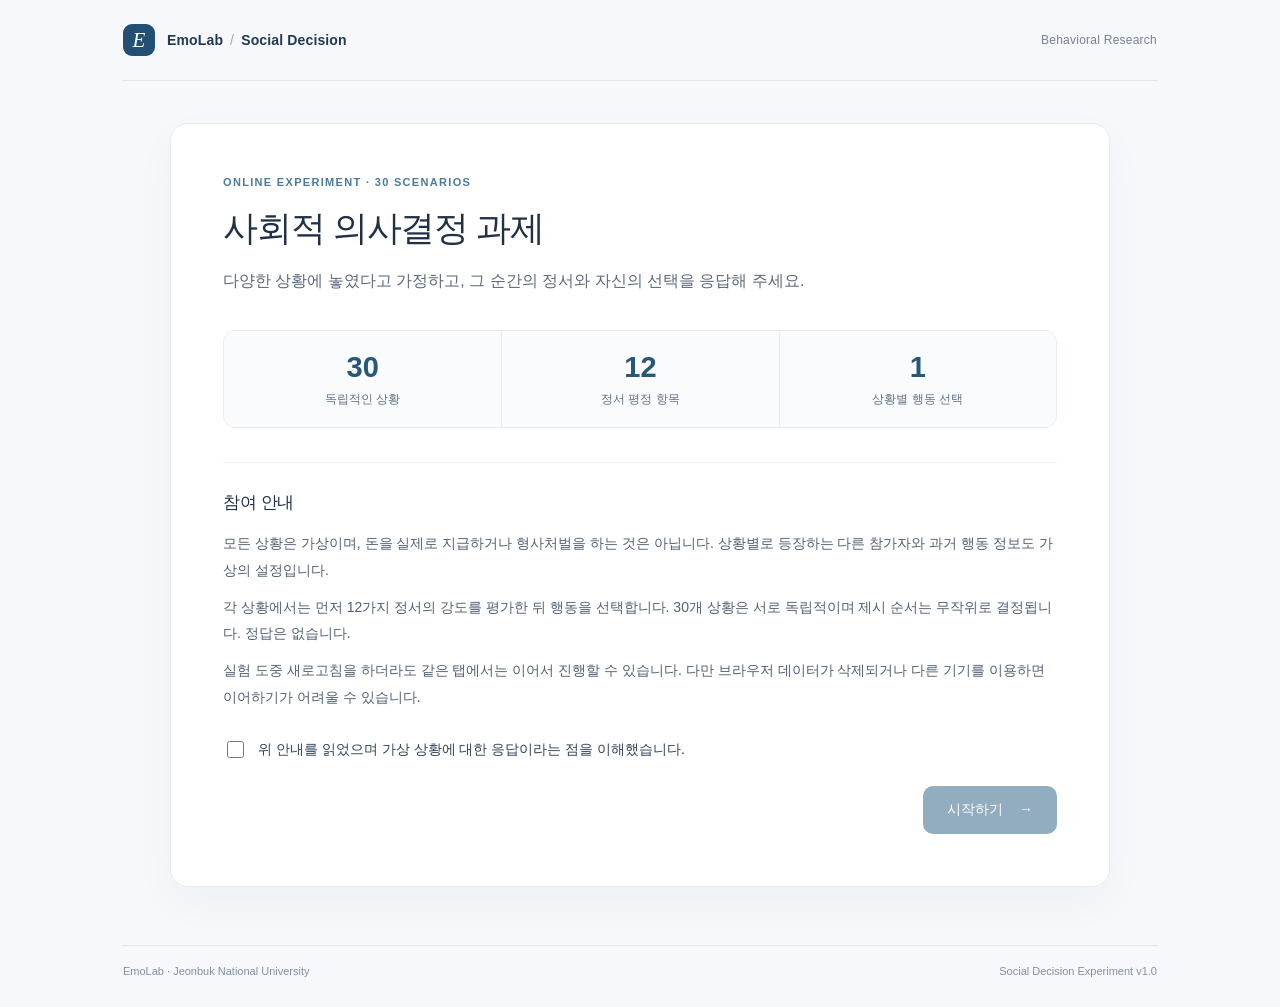
<file: index.html>
<!doctype html>
<html lang="ko">
<head>
  <meta charset="utf-8" />
  <meta name="viewport" content="width=device-width, initial-scale=1" />
  <meta name="robots" content="noindex, nofollow" />
  <meta name="theme-color" content="#f7f8fa" />
  <title>Social Decision Experiment</title>
  <link rel="stylesheet" href="./assets/styles.css?v=5" />
  <script src="./config.js?v=5" defer></script>
  <script type="module" src="./assets/app.js?v=5"></script>
</head>
<body>
  <div class="app-shell">
    <header class="site-header">
      <div class="site-identity"><span class="brand-mark" aria-hidden="true">E</span><span class="brand-name">EmoLab <span class="brand-divider">/</span> Social Decision</span></div>
      <span class="header-caption">Behavioral Research</span>
    </header>

    <main class="main-content" id="main-content">
      <section id="loading-view" class="panel loading-panel" aria-live="polite">
        <span class="loading-dot" aria-hidden="true"></span>
        <p>시나리오를 준비하고 있습니다.</p>
      </section>

      <section id="welcome-view" class="panel" hidden>
        <div class="intro-kicker">ONLINE EXPERIMENT · 30 SCENARIOS</div>
        <h1>사회적 의사결정 과제</h1>
        <p class="intro-lead">다양한 상황에 놓였다고 가정하고, 그 순간의 정서와 자신의 선택을 응답해 주세요.</p>
        <div class="intro-facts">
          <div><strong>30</strong><span>독립적인 상황</span></div>
          <div><strong>12</strong><span>정서 평정 항목</span></div>
          <div><strong>1</strong><span>상황별 행동 선택</span></div>
        </div>
        <div class="intro-guide">
          <h2>참여 안내</h2>
          <p>모든 상황은 가상이며, 돈을 실제로 지급하거나 형사처벌을 하는 것은 아닙니다. 상황별로 등장하는 다른 참가자와 과거 행동 정보도 가상의 설정입니다.</p>
          <p>각 상황에서는 먼저 12가지 정서의 강도를 평가한 뒤 행동을 선택합니다. 30개 상황은 서로 독립적이며 제시 순서는 무작위로 결정됩니다. 정답은 없습니다.</p>
          <p>실험 도중 새로고침을 하더라도 같은 탭에서는 이어서 진행할 수 있습니다. 다만 브라우저 데이터가 삭제되거나 다른 기기를 이용하면 이어하기가 어려울 수 있습니다.</p>
        </div>
        <p id="preview-notice" class="notice notice-preview" hidden><strong>미리보기 모드</strong> · 응답 저장 기능은 아직 활성화되지 않았습니다. 이 단계에서는 화면과 동작을 시험할 수 있지만, 응답이 연구 서버로 전송되지 않습니다.</p>
        <label class="confirm-label"><input type="checkbox" id="acknowledge" /><span>위 안내를 읽었으며 가상 상황에 대한 응답이라는 점을 이해했습니다.</span></label>
        <div class="intro-actions"><button type="button" class="btn btn-primary" id="start-btn" disabled>시작하기 <span aria-hidden="true">→</span></button></div>
      </section>

      <section id="trial-view" class="panel trial-panel" hidden>
        <div class="trial-status"><span id="trial-progress-label">01 / 30</span><span id="trial-percentage">3%</span></div>
        <div class="progress-track" aria-hidden="true"><span id="progress-fill"></span></div>
        <article class="scenario" id="scenario-body" aria-label="의사결정 시나리오"></article>
        <div class="section-divider"></div>
        <h2 class="question-heading">이 상황에서 느끼는 정서를 평가해 주세요.</h2>
        <p class="question-hint">각 정서마다 1점부터 7점까지 하나씩 선택해 주세요.</p>
        <form id="response-form" novalidate>
          <div id="emotion-list" class="emotion-list"></div>
          <div class="section-divider after-emotions"></div>
          <fieldset class="decision-block">
            <legend id="decision-legend"></legend>
            <div id="decision-controls" class="decision-controls"></div>
          </fieldset>
          <div class="form-footer">
            <span id="response-check" class="response-check" aria-live="polite">정서를 모두 평가해 주세요.</span>
            <button type="submit" class="btn btn-primary" id="next-btn" disabled>다음으로 <span aria-hidden="true">→</span></button>
          </div>
        </form>
      </section>


      <section id="contact-view" class="panel contact-panel" hidden>
        <div class="intro-kicker">30 / 30 · TASK COMPLETE</div>
        <h1>참가자 보상을 위한 연락처 입력</h1>
        <p class="intro-lead">모든 시나리오에 응답하셨습니다. 참가자 보상을 희망하시면 휴대전화 번호를 입력해 주세요. 연락처 입력은 선택사항이며, 입력하지 않아도 실험 응답을 제출할 수 있습니다.</p>
        <form id="compensation-form" class="compensation-form" novalidate>
          <label class="contact-input-label" for="compensation-phone">휴대전화 번호</label>
          <input id="compensation-phone" class="contact-phone-input" type="tel" inputmode="tel" autocomplete="off" maxlength="24" placeholder="010-1234-5678" aria-describedby="compensation-privacy" />
          <p class="contact-phone-help">보상 안내에 사용할 수 있는 본인 연락처를 입력해 주세요.</p>
          <div class="contact-privacy" id="compensation-privacy">
            <h2>개인정보 수집·이용 안내</h2>
            <p><strong>수집 항목:</strong> 휴대전화 번호</p>
            <p><strong>이용 목적:</strong> 참가자 보상 안내 및 지급</p>
            <p><strong>동의 거부:</strong> 연락처 제공에 동의하지 않아도 연구 응답은 제출할 수 있지만, 보상 연락은 받기 어렵습니다.</p>
            <p class="contact-privacy-footnote">연락처는 실험 평정 및 행동 선택 데이터와 별도 저장되며, 참가자 ID와 정서 응답은 연락처 문서에 포함하지 않습니다.</p>
          </div>
          <label class="contact-agree-label"><input id="compensation-consent" type="checkbox" /><span>위 개인정보 수집·이용에 동의합니다.</span></label>
          <p class="notice notice-error" id="compensation-error" role="alert" hidden></p>
          <div class="contact-actions">
            <button type="button" class="btn btn-outline" id="skip-contact">연락처 없이 제출</button>
            <button type="submit" class="btn btn-primary" id="contact-next" disabled>다음으로 <span aria-hidden="true">→</span></button>
          </div>
        </form>
      </section>

      <section id="finish-view" class="panel finish-panel" hidden>
        <div class="finish-icon" aria-hidden="true">✓</div>
        <h1>모든 문항에 응답했습니다.</h1>
        <p class="intro-lead" id="finish-description">제출 준비가 완료되었습니다.</p>
        <p class="contact-finish-note" id="finish-contact-note" hidden></p>
        <p class="notice notice-preview" id="finish-preview-notice" hidden>현재는 미리보기 모드입니다. 연구 서버에 데이터가 저장되지 않습니다. 테스트 응답을 JSON 파일로 내려받아 확인할 수 있습니다.</p>
        <p class="notice notice-error" id="submit-error" role="alert" hidden></p>
        <div class="finish-actions">
          <button type="button" class="btn btn-primary" id="submit-btn">응답 제출하기 <span aria-hidden="true">→</span></button>
          <button type="button" class="btn btn-outline" id="export-btn">테스트 데이터 내려받기</button>
          <button type="button" class="btn btn-outline" id="edit-contact-btn" hidden>연락처 수정</button>
        </div>
        <p class="finish-footnote">제출 완료 메시지가 나타나기 전까지 브라우저를 닫지 마세요.</p>
      </section>

      <section id="success-view" class="panel finish-panel" hidden>
        <div class="finish-icon" aria-hidden="true">✓</div>
        <h1>응답이 제출되었습니다.</h1>
        <p class="intro-lead" id="success-description">참여해 주셔서 감사합니다.</p>
      </section>

      <section id="error-view" class="panel finish-panel" hidden>
        <h1>실험 화면을 불러오지 못했습니다.</h1>
        <p id="error-message">잠시 후 다시 시도해 주세요.</p>
        <button type="button" class="btn btn-outline" id="reload-btn">새로고침</button>
      </section>
    </main>
    <footer class="site-footer"><span>EmoLab · Jeonbuk National University</span><span>Social Decision Experiment v1.0</span></footer>
  </div>
</body>
</html>
</file>
<file: assets/styles.css>
:root{font-family:Pretendard,"Noto Sans KR",-apple-system,BlinkMacSystemFont,"Segoe UI",sans-serif;color:#203047;background:#f6f8fb;font-synthesis:none;text-rendering:optimizeLegibility;-webkit-font-smoothing:antialiased}
*{box-sizing:border-box}html{min-height:100%;scroll-behavior:smooth}body{margin:0;min-height:100vh}button,input,select{font:inherit}button{cursor:pointer}button:disabled{cursor:not-allowed;opacity:.5} [hidden]{display:none!important}
.app-shell{max-width:1088px;margin:0 auto;padding:0 26px;min-height:100vh;display:flex;flex-direction:column}.site-header{display:flex;align-items:center;justify-content:space-between;padding:24px 1px 24px;border-bottom:1px solid #e3e8ef}.site-identity{display:flex;align-items:center;gap:12px}.brand-mark{width:32px;height:32px;display:grid;place-items:center;border-radius:9px;font-family:Georgia,serif;font-size:21px;font-style:italic;color:#fff;background:#234f72}.brand-name{font-size:14px;font-weight:720;letter-spacing:.01em;color:#213953}.brand-divider{color:#a3afbe;font-weight:400;padding:0 3px}.header-caption{color:#758395;font-size:12px;letter-spacing:.02em}.main-content{width:100%;max-width:940px;margin:42px auto 58px;flex:1}.panel{background:#fff;border:1px solid #e7ebf1;border-radius:18px;box-shadow:0 16px 44px rgba(36,51,72,.035);padding:clamp(22px,4.5vw,52px)}.loading-panel{display:flex;justify-content:center;align-items:center;gap:12px;color:#516379}.loading-dot{height:11px;width:11px;background:#426d93;display:inline-block;border-radius:50%;animation:pulse 1.2s infinite}@keyframes pulse{50%{opacity:.2}}
.intro-kicker{font-weight:720;font-size:11px;letter-spacing:.12em;color:#4b7b9a;margin-bottom:15px}h1{font-size:clamp(25px,3.1vw,35px);line-height:1.4;letter-spacing:-.035em;margin:0 0 14px;font-weight:760}h2{font-size:17px;margin:0 0 16px;letter-spacing:-.02em}.intro-lead{font-size:16px;line-height:1.9;color:#5b697c;margin:0 0 30px}.intro-facts{display:grid;grid-template-columns:repeat(3,1fr);border:1px solid #e8edf3;border-radius:12px;overflow:hidden;margin:34px 0}.intro-facts div{display:flex;flex-direction:column;align-items:center;gap:6px;padding:19px 8px;background:#f9fbfd}.intro-facts div+div{border-left:1px solid #e8edf3}.intro-facts strong{font-size:29px;line-height:1.2;color:#275779;font-variant-numeric:tabular-nums}.intro-facts span{color:#607185;font-size:12px}.intro-guide{border-top:1px solid #edf0f4;padding-top:28px;margin:28px 0}.intro-guide p{font-size:14px;color:#526174;line-height:1.88;margin:0 0 11px}.notice{font-size:13px;line-height:1.75;border-radius:11px;padding:13px 16px;margin:24px 0}.notice-preview{background:#f3f7fa;color:#475a6e;border:1px solid #d7e3ed}.notice-error{background:#fff0ee;border:1px solid #f5c8c4;color:#a13b34}.confirm-label{display:flex;align-items:flex-start;gap:11px;font-size:14px;line-height:1.7;color:#314458;margin:20px 0}.confirm-label input{width:17px;height:17px;margin-top:3px;accent-color:#2a5c80}.intro-actions{display:flex;justify-content:flex-end;margin-top:24px}.btn{appearance:none;border:1px solid transparent;border-radius:10px;padding:13px 23px;font-size:14px;font-weight:700;min-height:48px;transition:background .16s,color .16s,transform .1s}.btn:focus-visible,.scale-choice input:focus-visible+.scale-button{outline:3px solid #8bb7db;outline-offset:2px}.btn:active:not(:disabled){transform:translateY(1px)}.btn-primary{background:#285d80;color:#fff}.btn-primary:hover:not(:disabled){background:#194764}.btn-outline{border-color:#d3dde8;background:#fff;color:#285d80}.btn-outline:hover{background:#f3f7fb}.btn span{margin-left:12px}
.trial-status{display:flex;justify-content:space-between;align-items:center;color:#5e7082;font-weight:720;font-size:13px;font-variant-numeric:tabular-nums;letter-spacing:.045em}.progress-track{height:5px;border-radius:999px;overflow:hidden;background:#eaf0f4;margin:14px 0 32px}.progress-track span{display:block;height:100%;background:#35769d;border-radius:999px;transition:width .25s;width:0%}.scenario{padding:4px 1px 5px;font-size:16px;line-height:2.05;white-space:pre-line;overflow-wrap:anywhere;letter-spacing:-.018em;color:#223247}.section-divider{margin:31px 0 27px;border-top:1px solid #e7ebf1}.question-heading{font-size:17px;font-weight:730;margin-bottom:8px}.question-hint{font-size:13px;color:#768293;margin:0 0 20px}.emotion-list{display:flex;flex-direction:column;gap:0}.emotion-item{display:grid;grid-template-columns:82px minmax(0,1fr);align-items:center;gap:14px;padding:12px 0;border-bottom:1px solid #f0f2f5}.emotion-item:last-child{border-bottom:0}.emotion-name{font-weight:660;font-size:14px;color:#33485c;white-space:nowrap}.scale-row{display:grid;grid-template-columns:minmax(125px,1fr) minmax(270px,auto) minmax(110px,1fr);align-items:center;gap:12px}.scale-label{font-size:11px;color:#758295;line-height:1.35}.scale-label.right{text-align:right}.scale-options{display:grid;grid-template-columns:repeat(7,minmax(32px,1fr));gap:5px}.scale-choice{position:relative;display:block;cursor:pointer}.scale-choice input{position:absolute;opacity:0;inset:0;width:100%;height:100%;margin:0;cursor:pointer}.scale-button{height:34px;display:grid;place-items:center;border:1px solid #dce4eb;background:#fff;border-radius:7px;font-size:13px;line-height:1;color:#647184;font-variant-numeric:tabular-nums;transition:background .1s,border-color .1s,color .1s}.scale-choice:hover .scale-button{border-color:#759ebc}.scale-choice input:checked+.scale-button{background:#285d80;border-color:#285d80;color:#fff;font-weight:700}.after-emotions{margin:30px 0 24px}.decision-block{border:0;padding:0;margin:0;min-width:0}.decision-block legend{font-size:16px;font-weight:740;color:#233a50;padding:0;margin:0 0 17px}.decision-controls{display:flex;flex-wrap:wrap;gap:10px}.decision-choice{position:relative;cursor:pointer;display:flex;align-items:center;gap:10px;padding:13px 20px;border:1px solid #dce4eb;border-radius:10px;background:#fff;color:#34485e;font-size:14px;font-weight:640}.decision-choice:has(input:checked){background:#eaf3f8;border-color:#7dabcb;color:#1e587d}.decision-choice input{accent-color:#285d80;margin:0;width:16px;height:16px}.amount-label{font-size:13px;color:#6a7786;align-self:center}.amount-select{width:min(340px,100%);appearance:none;background:#fff url("data:image/svg+xml,%3Csvg xmlns='http://www.w3.org/2000/svg' width='16' height='16' fill='none' stroke='%23728496' stroke-width='2'%3E%3Cpath d='m3 6 5 5 5-5'/%3E%3C/svg%3E") no-repeat right 16px center;border:1px solid #cddae4;border-radius:9px;min-height:47px;padding:12px 42px 12px 14px;color:#293e55}.amount-select:focus{outline:2px solid #92b5d0;outline-offset:2px}.form-footer{margin-top:31px;display:flex;align-items:center;justify-content:space-between;gap:16px}.response-check{color:#7c8897;font-size:12px;line-height:1.5}.site-footer{margin-top:auto;display:flex;align-items:center;justify-content:space-between;border-top:1px solid #e3e8ef;padding:19px 1px 30px;color:#8490a0;font-size:11px}.finish-panel{text-align:center;padding-top:62px;padding-bottom:62px}.finish-icon{width:58px;height:58px;background:#eaf3f7;border-radius:50%;color:#287293;font-size:28px;display:grid;place-items:center;margin:0 auto 24px}.finish-panel .intro-lead{max-width:520px;margin:0 auto 28px}.finish-panel .notice{text-align:left;max-width:610px;margin:18px auto 25px}.finish-actions{display:flex;flex-wrap:wrap;gap:10px;justify-content:center}.finish-footnote{font-size:12px;color:#8893a0;margin-top:25px}.finish-panel #error-message{line-height:1.8;color:#647182}
@media(max-width:840px){.scale-row{grid-template-columns: 1fr;gap:5px}.scale-row .scale-label.left,.scale-row .scale-label.right{display:none}.scale-row .scale-label.mobile-left,.scale-row .scale-label.mobile-right{display:block}.scale-label-mobile{display:flex;justify-content:space-between;gap:10px}.emotion-item{grid-template-columns:75px minmax(0,1fr)}.scale-options{grid-template-columns:repeat(7,minmax(31px,1fr))}}
@media(max-width:600px){.app-shell{padding:0 12px}.site-header{padding:15px 7px}.header-caption{display:none}.main-content{margin:15px auto 28px}.panel{border-radius:13px;padding:20px 14px}.intro-facts{margin:24px 0}.intro-facts strong{font-size:22px}.intro-facts span{font-size:11px}.scenario{font-size:14px;line-height:1.92}.emotion-item{display:block;padding:13px 0}.emotion-name{display:block;margin-bottom:9px}.scale-row{display:block}.scale-label-mobile{display:flex;justify-content:space-between;gap:10px;margin-bottom:7px}.scale-options{gap:5px}.scale-button{height:39px}.form-footer{flex-direction:column;align-items:stretch}.form-footer .btn{width:100%}.decision-choice{flex:1;justify-content:center}.site-footer{font-size:10px;padding:17px 4px;gap:10px;flex-wrap:wrap}.trial-status{font-size:12px}.progress-track{margin-bottom:20px}}
.scale-label-mobile{display:none}
@media(max-width:840px){.scale-label-mobile{display:flex;justify-content:space-between;gap:10px;margin-bottom:7px}}

/* Anchor labels: readable at both ends of each 1–7 scale. */
.scale-label{font-size:12px;color:#536578}
/* Separate optional compensation step, shown after the last trial. */
.contact-panel{max-width:800px;margin:0 auto}
.contact-panel .intro-lead{max-width:670px}
.compensation-form{margin-top:22px;text-align:left}
.contact-input-label{display:block;color:#223a52;font-size:15px;font-weight:740;margin-bottom:12px}
.contact-phone-input{width:100%;max-width:430px;border:1px solid #cbd9e4;border-radius:10px;padding:15px 16px;min-height:53px;letter-spacing:.025em;font-size:18px;color:#203449;background:#fff;font-variant-numeric:tabular-nums}
.contact-phone-input:focus-visible{outline:3px solid #95c5e3;outline-offset:2px}
.contact-phone-help{font-size:12px;line-height:1.7;color:#738296;margin:7px 0 20px}
.contact-privacy{border:1px solid #dfebf3;background:#f6f9fc;border-radius:13px;padding:21px 23px;color:#475c6d}
.contact-privacy h2{font-size:15px;color:#294359;margin:0 0 13px}
.contact-privacy p{font-size:13px;line-height:1.8;margin:5px 0}
.contact-privacy .contact-privacy-footnote{font-size:12px;color:#6f8190;border-top:1px solid #dfebf3;margin-top:13px;padding-top:13px}
.contact-agree-label{display:flex;align-items:flex-start;gap:10px;margin:21px 0;font-size:14px;font-weight:630;color:#314b61;line-height:1.7}
.contact-agree-label input{width:18px;height:18px;margin:3px 0 0;accent-color:#285d80;flex:none}
.contact-actions{display:flex;flex-wrap:wrap;justify-content:flex-end;gap:12px;margin-top:28px}
.contact-finish-note{max-width:580px;margin:0 auto 24px;color:#506577;font-size:13px;line-height:1.8}
@media(max-width:600px){.contact-privacy{padding:15px}.contact-actions{flex-direction:column}.contact-actions .btn{width:100%}.contact-phone-input{max-width:none}}
</file>
